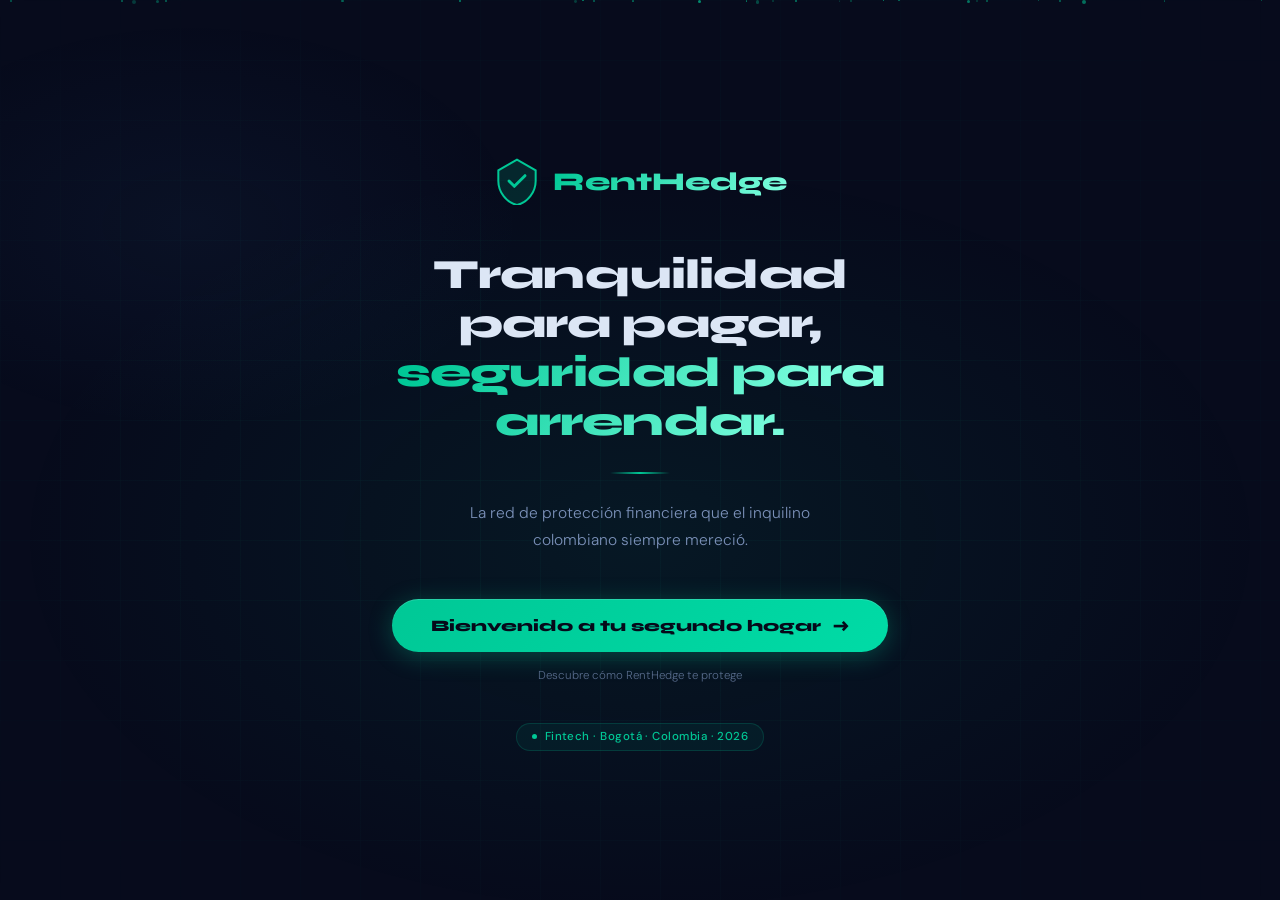
<file: index.html>
<!DOCTYPE html>
<html lang="es">
<head>
<meta charset="UTF-8">
<meta name="viewport" content="width=device-width, initial-scale=1.0">
<title>RentHedge — Bienvenido</title>
<link rel="preconnect" href="https://fonts.googleapis.com">
<link href="https://fonts.googleapis.com/css2?family=Syne:wght@400;600;700;800&family=DM+Sans:ital,wght@0,300;0,400;0,500;1,300&display=swap" rel="stylesheet">
<style>
:root{--bg:#070b1c;--surface:#0d1530;--surface2:#121d3e;--green:#00c896;--green2:#00e6ac;--gold:#f0c060;--text:#dce6f5;--muted:#7a90b8;--border:rgba(0,200,150,.13);--glow:rgba(0,200,150,.22)}
*,*::before,*::after{box-sizing:border-box;margin:0;padding:0}
html,body{height:100%;overflow:hidden}
body{font-family:'DM Sans',sans-serif;background:var(--bg);color:var(--text);display:flex;align-items:center;justify-content:center;min-height:100vh;position:relative}

/* Background layers */
.bg-grid{position:fixed;inset:0;pointer-events:none;background-image:linear-gradient(rgba(0,200,150,.04) 1px,transparent 1px),linear-gradient(90deg,rgba(0,200,150,.04) 1px,transparent 1px);background-size:60px 60px;mask-image:radial-gradient(ellipse 90% 90% at 50% 50%,black 20%,transparent 80%);z-index:0}
.bg-glow{position:fixed;inset:0;pointer-events:none;background:radial-gradient(ellipse 70% 60% at 50% 60%,rgba(0,200,150,.07) 0%,transparent 70%),radial-gradient(ellipse 40% 35% at 15% 25%,rgba(74,144,226,.05) 0%,transparent 65%);z-index:0}

/* Floating particles */
.particles{position:fixed;inset:0;pointer-events:none;z-index:0;overflow:hidden}
.p{position:absolute;width:2px;height:2px;border-radius:50%;background:var(--green);opacity:0;animation:float linear infinite}
@keyframes float{0%{transform:translateY(100vh) translateX(0);opacity:0}10%{opacity:.6}90%{opacity:.3}100%{transform:translateY(-10vh) translateX(40px);opacity:0}}

/* Main card */
.card{position:relative;z-index:1;text-align:center;padding:4rem 3rem 3.5rem;max-width:640px;width:90%;animation:cardIn .9s cubic-bezier(.22,1,.36,1) both}
@keyframes cardIn{from{opacity:0;transform:translateY(40px) scale(.97)}to{opacity:1;transform:translateY(0) scale(1)}}

/* Logo */
.logo-wrap{display:flex;align-items:center;justify-content:center;gap:.7rem;margin-bottom:2.8rem;animation:fadeUp .6s .1s both}
.logo-icon{width:48px;height:48px;animation:shieldPulse 3s ease-in-out infinite}
@keyframes shieldPulse{0%,100%{filter:drop-shadow(0 0 8px rgba(0,200,150,.3))}50%{filter:drop-shadow(0 0 20px rgba(0,200,150,.7))}}
.logo-name{font-family:'Syne',sans-serif;font-size:1.6rem;font-weight:800;background:linear-gradient(120deg,var(--green),#7fffdf);-webkit-background-clip:text;-webkit-text-fill-color:transparent}

/* Slogan */
.slogan{font-family:'Syne',sans-serif;font-size:clamp(1.7rem,5vw,2.6rem);font-weight:800;line-height:1.18;letter-spacing:-.02em;margin-bottom:1.2rem;animation:fadeUp .65s .2s both}
.slogan .line1{display:block;color:var(--text)}
.slogan .line2{display:block;background:linear-gradient(125deg,var(--green) 10%,#7fffdf 80%);-webkit-background-clip:text;-webkit-text-fill-color:transparent}

/* Divider */
.sep{width:60px;height:2px;background:linear-gradient(90deg,transparent,var(--green),transparent);margin:1.6rem auto;animation:fadeUp .65s .3s both}

/* Sub text */
.sub{font-size:.97rem;color:var(--muted);font-weight:300;line-height:1.75;max-width:420px;margin:0 auto 2.8rem;animation:fadeUp .65s .35s both}

/* CTA Button */
.cta-wrap{animation:fadeUp .65s .45s both}
.cta{
  display:inline-flex;align-items:center;gap:.75rem;
  background:linear-gradient(135deg,var(--green),#00dba6);
  color:#06091a;border:none;padding:1rem 2.4rem;
  border-radius:50px;
  font-family:'Syne',sans-serif;font-weight:800;font-size:1rem;
  cursor:pointer;text-decoration:none;
  transition:all .3s cubic-bezier(.22,1,.36,1);
  box-shadow:0 4px 24px rgba(0,200,150,.3),0 1px 0 rgba(255,255,255,.15) inset;
  position:relative;overflow:hidden;
}
.cta::before{content:'';position:absolute;inset:0;background:linear-gradient(135deg,rgba(255,255,255,.15),transparent);opacity:0;transition:opacity .3s}
.cta:hover{transform:translateY(-3px) scale(1.03);box-shadow:0 12px 40px rgba(0,200,150,.45)}
.cta:hover::before{opacity:1}
.cta:active{transform:translateY(-1px) scale(1)}
.cta-icon{font-size:1.1rem;transition:transform .3s}
.cta:hover .cta-icon{transform:translateX(4px)}
.cta-sub{font-size:.72rem;color:var(--muted);margin-top:1rem;opacity:.7;font-weight:300}

/* Bottom badge */
.badge{display:inline-flex;align-items:center;gap:.5rem;background:rgba(0,200,150,.07);border:1px solid rgba(0,200,150,.18);border-radius:20px;padding:.35rem .9rem;font-size:.72rem;color:var(--green);font-weight:500;letter-spacing:.04em;margin-top:2.5rem;animation:fadeUp .65s .55s both}
.bdot{width:5px;height:5px;border-radius:50%;background:var(--green);animation:pulse 2s infinite}
@keyframes pulse{0%,100%{opacity:1;transform:scale(1)}50%{opacity:.4;transform:scale(1.5)}}

@keyframes fadeUp{from{opacity:0;transform:translateY(18px)}to{opacity:1;transform:translateY(0)}}
@media(max-width:480px){.card{padding:3rem 1.5rem 2.5rem}.slogan{font-size:1.6rem}.cta{padding:.9rem 2rem}}
</style>
</head>
<body>

<div class="bg-grid"></div>
<div class="bg-glow"></div>
<div class="particles" id="particles"></div>

<div class="card">

  <div class="logo-wrap">
    <svg class="logo-icon" viewBox="0 0 36 36" fill="none" xmlns="http://www.w3.org/2000/svg">
      <path d="M18 2L4 10v8c0 8.3 5.9 16.1 14 18 8.1-1.9 14-9.7 14-18v-8L18 2z" fill="rgba(0,200,150,.15)" stroke="#00c896" stroke-width="1.5"/>
      <path d="M12 18l4 4 8-8" stroke="#00c896" stroke-width="2.2" stroke-linecap="round" stroke-linejoin="round"/>
    </svg>
    <span class="logo-name">RentHedge</span>
  </div>

  <h1 class="slogan">
    <span class="line1">Tranquilidad para pagar,</span>
    <span class="line2">seguridad para arrendar.</span>
  </h1>

  <div class="sep"></div>

  <p class="sub">La red de protección financiera que el inquilino colombiano siempre mereció.</p>

  <div class="cta-wrap">
    <a href="app.html" class="cta">
      Bienvenido a tu segundo hogar
      <span class="cta-icon">→</span>
    </a>
    <p class="cta-sub">Descubre cómo RentHedge te protege</p>
  </div>

  <div class="badge"><span class="bdot"></span>Fintech · Bogotá · Colombia · 2026</div>

</div>

<script>
// Generate floating particles
const container = document.getElementById('particles');
for(let i = 0; i < 28; i++) {
  const p = document.createElement('div');
  p.className = 'p';
  p.style.left = Math.random() * 100 + '%';
  p.style.animationDuration = (6 + Math.random() * 10) + 's';
  p.style.animationDelay = (Math.random() * 8) + 's';
  p.style.opacity = (0.2 + Math.random() * 0.5).toString();
  const size = (1 + Math.random() * 3);
  p.style.width = size + 'px';
  p.style.height = size + 'px';
  container.appendChild(p);
}
</script>
</body>
</html>
</file>
